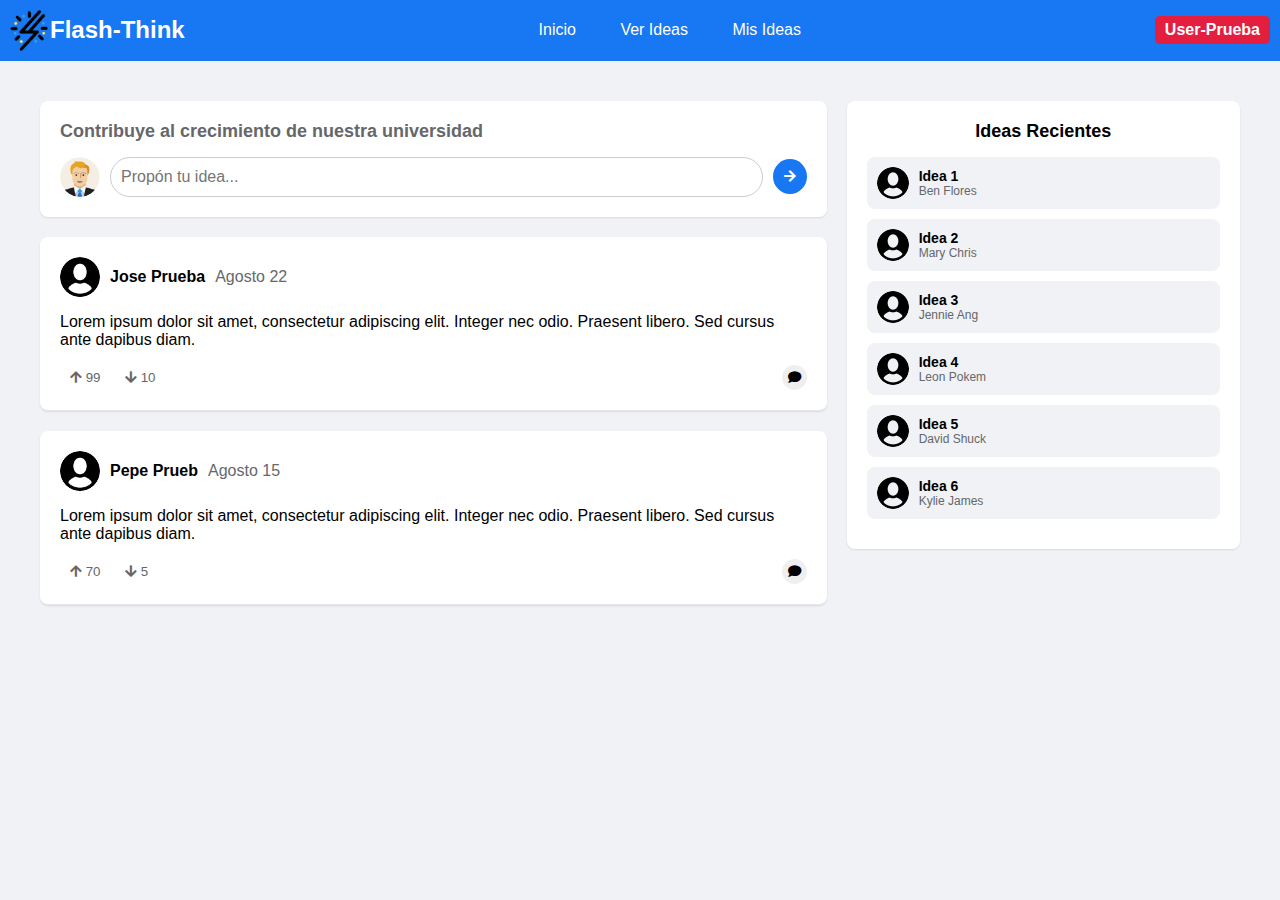
<file: index.html>
<!DOCTYPE html>
<html lang="es">
<head>
    <meta charset="UTF-8">
    <meta name="viewport" content="width=device-width, initial-scale=1.0">
    <title>Flash-Think</title>
    <link rel="stylesheet" href="styles.css">
    <link href="https://cdnjs.cloudflare.com/ajax/libs/font-awesome/5.15.3/css/all.min.css" rel="stylesheet">
</head>
<body>
    <header>
        
        <div class="logo">
            <img src="logo.png" class="log"> Flash-Think
        </div>
        <nav>
            <button onclick="window.location.href='index.html'">Inicio</button>
            <button onclick="window.location.href='ver_ideas.html'">Ver Ideas</button>
            <button onclick="window.location.href='mis_ideas.html'">Mis Ideas</button>
        </nav>
        <div class="user-profile">
            User-Prueba
        </div>
    </header>

    <div class="container main-content">
        <main>
            <div class="idea-input">
                <h2>Contribuye al crecimiento de nuestra universidad</h2>
                <div class="input-container">
                    <img src="perfil.png" alt="User" class="avatar">
                    <input type="text" id="newIdeaText" placeholder="Propón tu idea...">
                    <button id="publishBtn"><i class="fas fa-arrow-right"></i></button>
                </div>
            </div>

            <div id="ideasContainer" class="ideas-list">
                <!-- Las ideas se insertarán aquí dinámicamente -->
            </div>
        </main>

        <aside>
            <div class="recent-ideas">
                <h2 style="text-align: center;">Ideas Recientes</h2>
                <!-- Las ideas recientes se insertarán aquí dinámicamente -->
            </div>
        </aside>
    </div>

    <script src="script.js"></script>
</body>
</html>
</file>
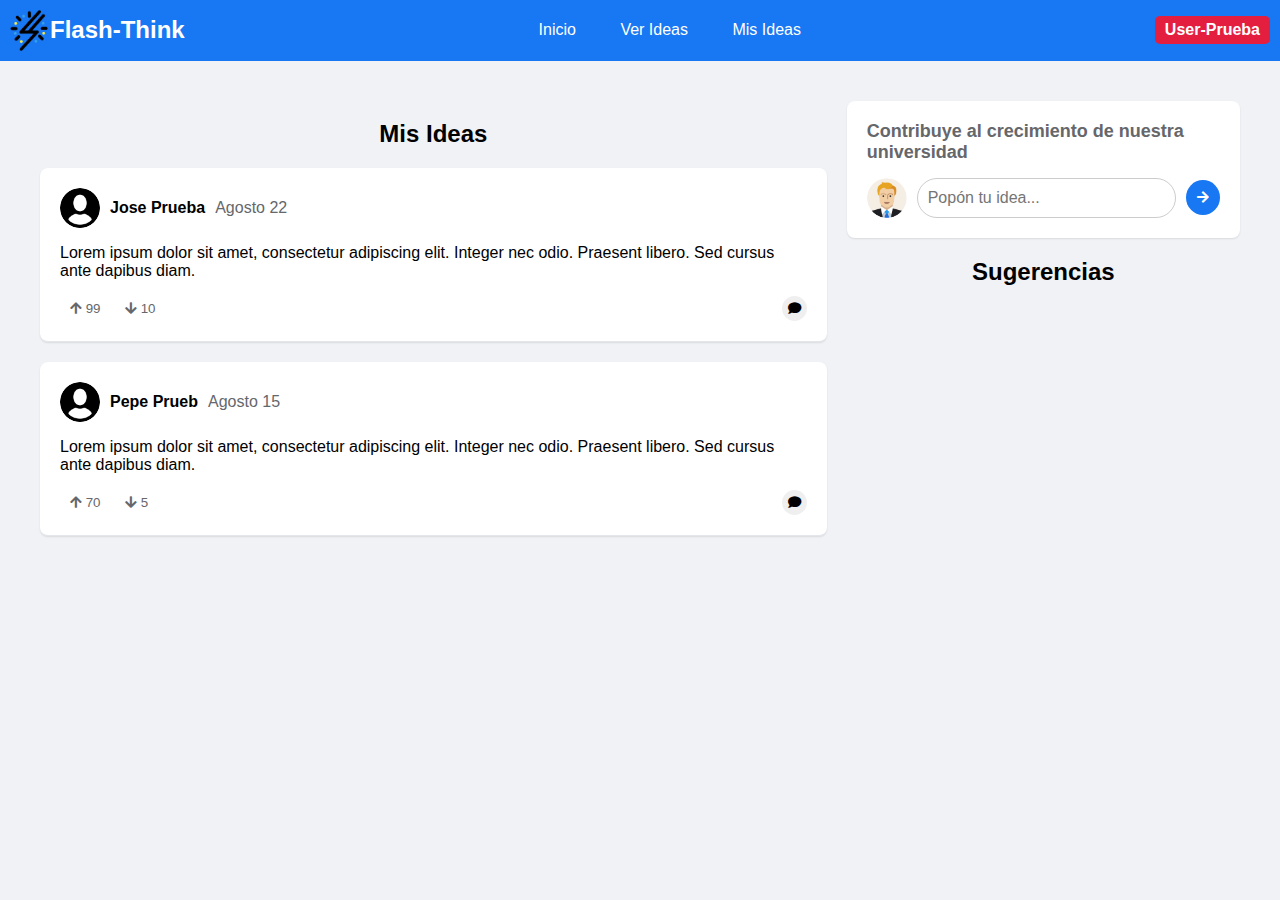
<file: mis_ideas.html>
<!DOCTYPE html>
<html lang="es">
<head>
    <meta charset="UTF-8">
    <meta name="viewport" content="width=device-width, initial-scale=1.0">
    <title>Flash-Think</title>
    <link rel="stylesheet" href="styles.css">
    <link href="https://cdnjs.cloudflare.com/ajax/libs/font-awesome/5.15.3/css/all.min.css" rel="stylesheet">
</head>
<body>
    <header>
        <div class="logo">
            <img src="logo.png" class="log"> Flash-Think
        </div>
        <nav>
            <button onclick="window.location.href='index.html'">Inicio</button>
            <button onclick="window.location.href='ver_ideas.html'">Ver Ideas</button>
            <button onclick="window.location.href='mis_ideas.html'">Mis Ideas</button>
        </nav>
        <div class="user-profile">
            User-Prueba
        </div>
    </header>

    <div class="container main-content">
        <main>
            

            <div id="ideasContainer" class="ideas-list">
                <h2 style="text-align: center;">Mis Ideas</h2>
                <!-- Las ideas se insertarán aquí dinámicamente -->
            </div>
        </main>

        <aside>
            <div>
                <div class="idea-input">
                    <h2>Contribuye al crecimiento de nuestra universidad</h2>
                    <div class="input-container">
                        <img src="perfil.png" alt="User" class="avatar">
                        <input type="text" id="newIdeaText" placeholder="Popón tu idea...">
                        <button id="publishBtn"><i class="fas fa-arrow-right"></i></button>
                    </div>
                </div>
                <h2 style="text-align: center;">Sugerencias</h2>
                <!-- Las ideas recientes se insertarán aquí dinámicamente -->
            </div>
        </aside>
    </div>

    <script src="script.js"></script>
</body>
</html>
</file>
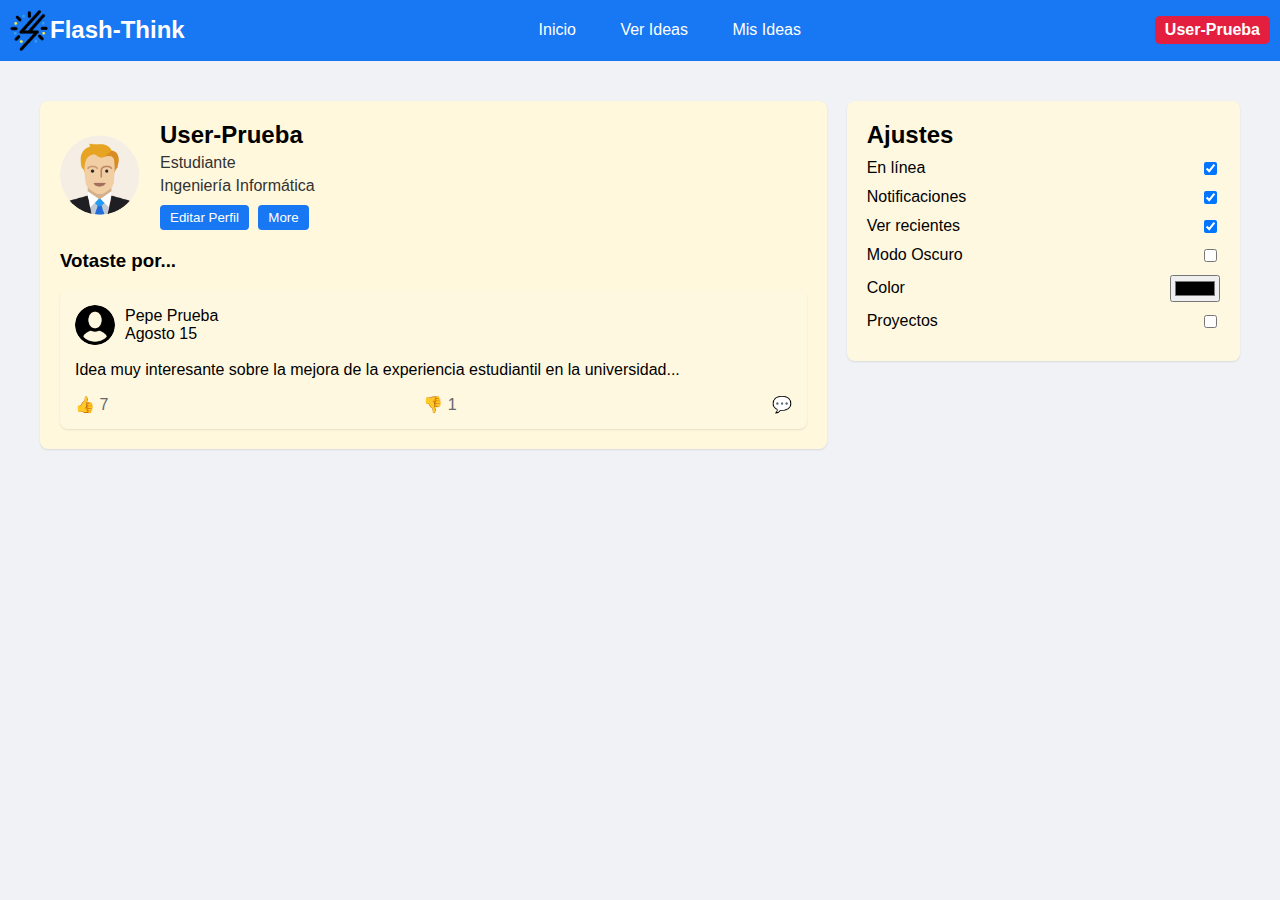
<file: perfil.html>
<!DOCTYPE html>
<html lang="es">
<head>
    <meta charset="UTF-8">
    <meta name="viewport" content="width=device-width, initial-scale=1.0">
    <link rel="stylesheet" href="styles.css">
    <title>Perfil - Flash-Think</title>
</head>
<body>
    <header>
        <div class="logo">
            <img class="log" src="logo.png" alt="Logo">
            Flash-Think
        </div>
        <nav>
            <button>Inicio</button>
            <button>Ver Ideas</button>
            <button>Mis Ideas</button>
        </nav>
        <div class="user-profile">User-Prueba</div>
    </header>

    <div class="container">
        <div class="main-content">
            <main>
                <div class="profile-card">
                    <div class="profile-header">
                        <img class="avatar-large" src="perfil.png" alt="User Avatar">
                        <div class="profile-info">
                            <h2>User-Prueba</h2>
                            <p>Estudiante</p>
                            <p>Ingeniería Informática</p>
                            <div class="profile-actions">
                                <button class="profile-edit">Editar Perfil</button>
                                <button class="profile-more">More</button>
                            </div>
                        </div>
                    </div>
                    <h3>Votaste por...</h3>
                    <div class="voted-card">
                        <div class="voted-user">
                            <img class="avatar" src="user.png" alt="Pepe Prueba">
                            <div>
                                <span>Pepe Prueba</span><br>
                                <span>Agosto 15</span>
                            </div>
                        </div>
                        <p>Idea muy interesante sobre la mejora de la experiencia estudiantil en la universidad...</p>
                        <div class="voting-options">
                            <span>👍 7</span>
                            <span>👎 1</span>
                            <span>💬</span>
                        </div>
                    </div>
                </div>
            </main>
            <aside>
                <div class="settings-card">
                    <h2>Ajustes</h2>
                    <div class="setting-option">
                        <label>En línea</label>
                        <input type="checkbox" checked>
                    </div>
                    <div class="setting-option">
                        <label>Notificaciones</label>
                        <input type="checkbox" checked>
                    </div>
                    <div class="setting-option">
                        <label>Ver recientes</label>
                        <input type="checkbox" checked>
                    </div>
                    <div class="setting-option">
                        <label>Modo Oscuro</label>
                        <input type="checkbox">
                    </div>
                    <div class="setting-option">
                        <label>Color</label>
                        <input type="color">
                    </div>
                    <div class="setting-option">
                        <label>Proyectos</label>
                        <input type="checkbox">
                    </div>
                </div>
            </aside>
        </div>
    </div>
</body>
</html>
</file>
<file: styles.css>
body {
    font-family: Arial, sans-serif;
    margin: 0;
    padding: 0;
    background-color: #f0f2f5;
}

header {
    background-color: #1877f2;
    color: white;
    padding: 10px 10px;
    display: flex;
    justify-content: space-between;
    align-items: center;
}

.logo {
    font-size: 24px;
    font-weight: bold;
    display: flex;
    align-items: center;
}
.log {
    width: 40px;
}
nav button {
    background-color: transparent;
    border: none;
    color: white;
    padding: 5px 15px;
    margin: 0 5px;
    cursor: pointer;
    font-size: 16px;
}

nav button:hover {
    background-color: rgba(255, 255, 255, 0.1);
    border-radius: 4px;
}

.user-profile {
    background-color: #e41e3f;
    color: white;
    padding: 5px 10px;
    border-radius: 5px;
    font-weight: bold;
}

.container {
    max-width: 1200px;
    margin: 0 auto;
    padding: 20px;
}

.main-content {
    display: flex;
    margin-top: 20px;
}

main {
    flex: 2;
    margin-right: 20px;
}

aside {
    flex: 1;
}

.idea-input, .ideas-list > div, .recent-ideas {
    background-color: white;
    border-radius: 8px;
    padding: 20px;
    margin-bottom: 20px;
    box-shadow: 0 1px 2px rgba(0, 0, 0, 0.1);
}

.idea-input h2 {
    margin-top: 0;
    margin-bottom: 15px;
    font-size: 18px;
    color: #65676b;
}

.input-container {
    display: flex;
    align-items: center;
}

.input-container input {
    flex-grow: 1;
    margin: 0 10px;
    padding: 10px;
    border: 1px solid #ccc;
    border-radius: 20px;
    font-size: 16px;
}

.input-container button {
    background-color: #1877f2;
    color: white;
    border: none;
    padding: 10px 11px;
    border-radius: 50%;
    cursor: pointer;
}

.avatar {
    width: 40px;
    height: 40px;
    border-radius: 50%;
}

.idea-card {
    border-bottom: 1px solid #e4e6eb;
    padding-bottom: 15px;
    margin-bottom: 15px;
}

.idea-header {
    display: flex;
    align-items: center;
    margin-bottom: 10px;
}

.idea-header img {
    margin-right: 10px;
}

.idea-header span {
    font-weight: bold;
    margin-right: 10px;
}

.idea-header span:last-child {
    color: #65676b;
    font-weight: normal;
}

.idea-footer {
    display: flex;
    justify-content: space-between;
    margin-top: 10px;
    color: #65676b;
}

.votes button {
    background: none;
    border: none;
    color: #65676b;
    cursor: pointer;
    padding: 5px;
    margin: 0 5px;
}

.votes button:hover {
    background-color: #f0f2f5;
    border-radius: 4px;
}

.recent-ideas h2 {
    margin-top: 0;
    margin-bottom: 15px;
    font-size: 18px;
}

.recent-idea {
    display: flex;
    align-items: center;
    margin-bottom: 10px;
    padding: 10px;
    background-color: #f0f2f5;
    border-radius: 8px;
}

.recent-idea img {
    width: 32px;
    height: 32px;
    border-radius: 50%;
    margin-right: 10px;
}

.recent-idea-content {
    flex-grow: 1;
}

.recent-idea-content h3 {
    margin: 0;
    font-size: 14px;
}

.recent-idea-content p {
    margin: 0;
    font-size: 12px;
    color: #65676b;
}

.votes button.voted {
    color: #1877f2;
}












/* Estilos adicionales para la página de perfil */
.profile-card {
    background-color: #fff8dc;
    border-radius: 8px;
    padding: 20px;
    box-shadow: 0 1px 2px rgba(0, 0, 0, 0.1);
    margin-bottom: 20px;
}

.profile-header {
    display: flex;
    align-items: center;
    margin-bottom: 20px;
}

.avatar-large {
    width: 80px;
    height: 80px;
    border-radius: 50%;
    margin-right: 20px;
}

.profile-info h2 {
    margin: 0;
    font-size: 24px;
}

.profile-info p {
    margin: 5px 0;
    color: #333;
}

.profile-actions {
    margin-top: 10px;
}

.profile-actions button {
    background-color: #1877f2;
    color: white;
    border: none;
    padding: 5px 10px;
    border-radius: 4px;
    cursor: pointer;
    margin-right: 5px;
}

.profile-actions button:hover {
    background-color: #0056b3;
}

.voted-card {
    background-color: #fff8e1;
    border-radius: 8px;
    padding: 15px;
    box-shadow: 0 1px 2px rgba(0, 0, 0, 0.1);
    margin-top: 15px;
}

.voted-user {
    display: flex;
    align-items: center;
    margin-bottom: 10px;
}

.voted-user img {
    width: 40px;
    height: 40px;
    border-radius: 50%;
    margin-right: 10px;
}

.voting-options {
    display: flex;
    justify-content: space-between;
    margin-top: 10px;
    color: #65676b;
}

.settings-card {
    background-color: #fff8e1;
    border-radius: 8px;
    padding: 20px;
    box-shadow: 0 1px 2px rgba(0, 0, 0, 0.1);
}

.settings-card h2 {
    margin: 0 0 10px 0;
}

.setting-option {
    display: flex;
    justify-content: space-between;
    align-items: center;
    margin-bottom: 10px;
}
</file>
